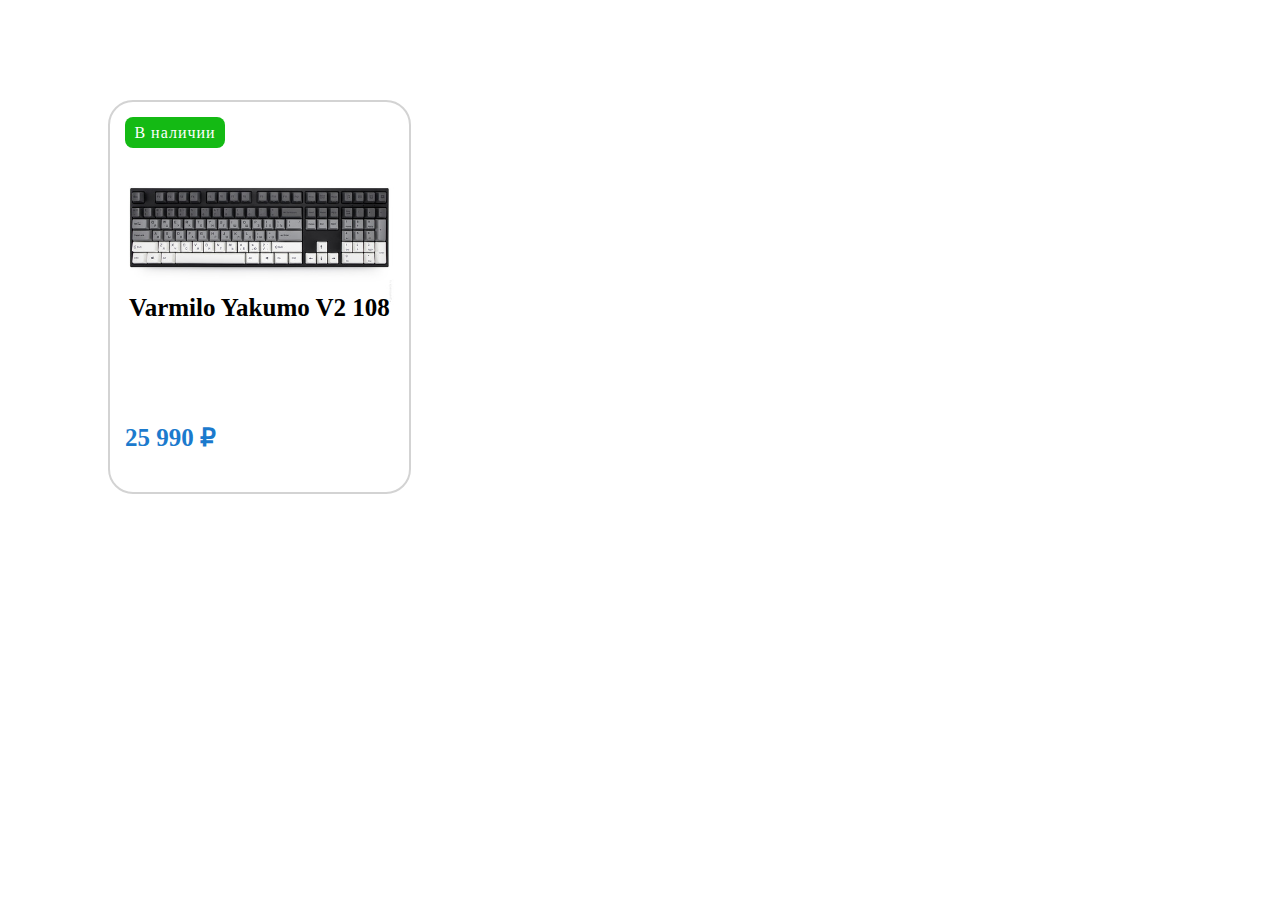
<file: edu/index.html>
<!DOCTYPE html>
<html lang="en">
<head>
    <meta charset="UTF-8">
    <meta http-equiv="X-UA-Compatible" content="IE=edge">
    <meta name="viewport" content="width=device-width, initial-scale=1.0">
    <link rel="stylesheet" href="card-style.css">
    <title>flex</title>
</head>
<body>
    <div class="card">
        <div class="in-stock">
            В наличии
        </div>
        <div class="image">
            <img src="img/Product1.jpg" alt="">
        </div>
        <p class="item-name">Varmilo Yakumo V2 108</p>
        <p class="price">25 990 ₽</p>
    </div>
</body>
</html>
</file>
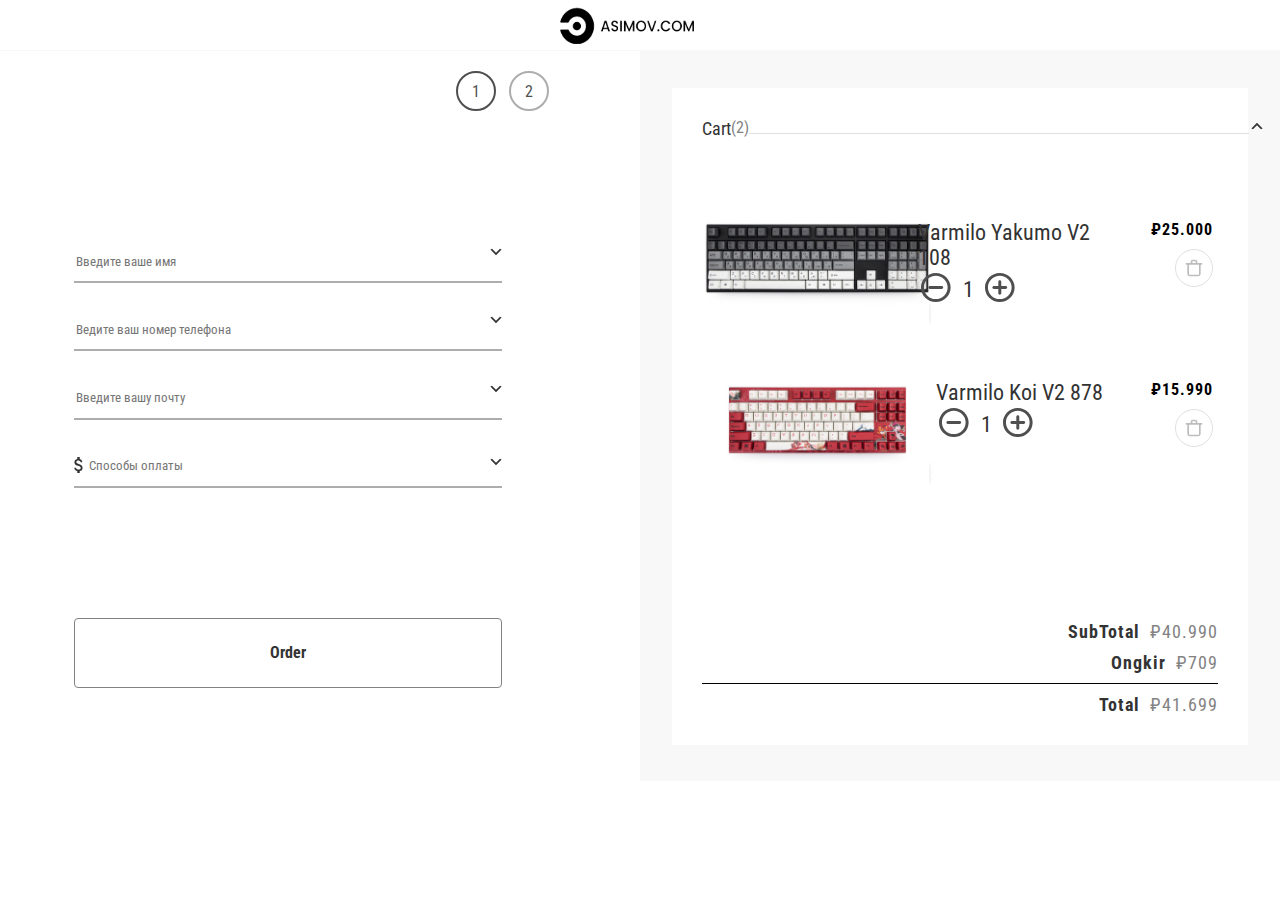
<file: Cart/cart.html>
<!DOCTYPE html>
<html lang="en">
<head>
    <meta charset="UTF-8">
    <meta http-equiv="X-UA-Compatible" content="IE=edge">
    <meta name="viewport" content="width=device-width, initial-scale=1.0">
    <link rel="preconnect" href="https://fonts.googleapis.com">
    <link rel="preconnect" href="https://fonts.gstatic.com" crossorigin>
    <link href="https://fonts.googleapis.com/css2?family=Roboto+Condensed&display=swap" rel="stylesheet">
    <link rel="stylesheet" href="cart-style.css">
    <link rel="stylesheet" href="../Start/style.css">
    <title>Document</title>
</head>
<body>
    <div class="header">
        <div class="logo">
            <img src="img/Logo.svg" alt="" >
        </div>
        <div class="separation">
        </div>
    </div>
    <div class="cart">
        <div class="form">
            <div class="form-description">
                <div class="pages-line">
                    <div class="pages">
                        <div class="page">
                            <p>1</p>
                        </div>
                        <div class="page">
                            <p>2</p>
                        </div>
                    </div>
                </div>
                <div class="form-reg">
                    <div class="form__regestration">
                        <div>
                            <input type="text" placeholder="Введите ваше имя">
                        </div>
                        <div>
                            <img src="img/Vector.svg" alt="" height="8px">
                        </div>
                    </div>
                    <div class="form__regestration">
                        <div>
                            <input type="text" placeholder="Ведите ваш номер телефона">
                        </div>
                        <div>
                            <img src="img/Vector.svg" alt="" height="8px">
                        </div>
                    </div>
                    <div class="form__regestration">
                        <div>
                            <input type="text" placeholder="Введите вашу почту">
                        </div>
                        <div>
                            <img src="img/Vector.svg" alt="" height="8px">
                        </div>
                    </div>
                    <div class="form__regestration">
                        <div class="moneyicon">
                            <img src="img/Vector (1).svg" alt="" height="16px">
                            <input type="text" placeholder="Способы оплаты">
                        </div>
                        <div class="opener">
                            <img src="img/Vector.svg" alt="" height="8px">
                        </div>
                    </div>
                </div>
                <div class="Add">
                    Order
                </div>
            </div>
        </div>
        <div class="cart-item">
            <div class="cart-description">
                <div class="cart-information">
                    <p class="cart-name">Cart</p>
                    <div class="cart-util">
                        <p class="counter">(2)</p>
                        <div class="line1"></div>
                        <div class="cart-opener">
                            <img src="img/dashicons_arrow-down-alt2.svg" alt="">
                        </div>
                    </div>
                </div>
                <div class="cards">
                    <div class="card">
                        <div class="card-img">
                            <img src="img/Cards-img/Product1.jpg" alt="" height="130px">
                        </div>
                        <div class="card-util">
                            <div>
                                <p>Varmilo Yakumo V2 108</p>
                            </div>
                            <div class="card-item-counter">
                                <div>
                                    <img src="img/Cards-img/Icon pack Variants.svg" alt="">
                                </div>
                                <div>
                                    <p>1</p>
                                </div>
                                <div>
                                    <img src="img/Cards-img/Icon pack Variants (1).svg" alt="">
                                </div>
                            </div>
                        </div>
                        <div class="price">
                            <div>
                                <b>₽25.000</b>
                            </div>
                            <div class="bin">
                                <img src="img/Cards-img/Borrar.svg" alt="">
                            </div>
                        </div>
                    </div>
                    <div class="card">
                        <div class="card-img">
                            <img src="img/Cards-img/Product3.jpg" alt="" height="130px">
                        </div>
                        <div class="card-util">
                            <div>
                                <p>Varmilo Koi V2 878</p>
                            </div>
                            <div class="card-item-counter">
                                <div>
                                    <img src="img/Cards-img/Icon pack Variants.svg" alt="">
                                </div>
                                <div>
                                    <p>1</p>
                                </div>
                                <div>
                                    <img src="img/Cards-img/Icon pack Variants (1).svg" alt="">
                                </div>
                            </div>
                        </div>
                        <div class="price">
                            <div>
                                <b>₽15.990</b>
                            </div>
                            <div class="bin">
                                <img src="img/Cards-img/Borrar.svg" alt="">
                            </div>
                    </div>
                </div>
            </div>
            <div class="total-price">
                <div class="price-style">
                    <b>SubTotal</b> 
                    <p>₽40.990</p>
                </div>
                <div class="price-style">
                    <b>Ongkir</b> 
                    <p>₽709</p>
                </div>
                <div class="line2">
                </div>
                <div class="price-style">
                    <b>Total</b> 
                    <p>₽41.699</p>
                </div>
            </div>
        </div>
    </div>
</body>
</html>
</file>
<file: edu/card-style.css>
/* *{
    box-sizing: border-box;
    margin: 0px;
}
body{
    background-color: gray;
} */
.card{
    width: 21vw;
    height: 360px;
    background-color: white;
    border-radius: 25px;
    margin: 100px;
    padding: 15px;
    border: 2px solid rgb(211, 211, 211);

    display: flex;
    flex-direction: column;
    justify-content: space-between;
    align-items: center;
}
.image img{
    width: 100%;
}
.in-stock{
    width: 35%;
    height: 25px;
    padding: 3px;
    border-radius: 8px;
    background-color: rgb(20,186,20);
    color: white;
    display: flex;
    align-items: center;
    justify-content: center;
    text-align: center;
    letter-spacing: 1px;
    font-size: 16px;
    align-self: flex-start;
}
.item-name{
    text-align: center;
    font-weight: 600;
    font-size: 25px;
    position: relative;
    bottom: 45px;
}
.price{
    color: rgb(27, 122, 205);
    font-weight: 600;
    font-size: 25px;
    align-self: flex-start;
}
</file>
<file: Cart/cart-style.css>
*{
    margin: 0px;
    font-family: 'Roboto Condensed', sans-serif;
    box-sizing: border-box;
}
.logo{
    height: 50px;
    display: flex;
    justify-content: center;
    align-items: center;
}
.separation{
    height: 1px;
    background-color: #F8F8F8;
}
.cart{
    display: flex;
}
.form{
    width: 50vw;
    height: 730px;
}
.form-description{
    width: 90%;
    height: 90%;
    padding: 20px;
    display: flex;
    flex-direction: column;
    justify-content: space-between;
}
.pages-line{
    display: flex;
    justify-content: flex-end;
    color: #4F4F4F;
    font-size: 16px;
}
.pages{
    width: 20%;
    display: flex;
    justify-content: space-around;
}
.page{
    width: 40px;
    height: 40px;
    border-radius: 50%;
    border: 2px solid #4F4F4F;
    display: flex;
    justify-content: center;
    align-items: center;
}
.page:nth-child(2){
 border: 2px solid #adadad;
}
.form-reg{
    height: 40%;
    display: flex;
    flex-direction: column;
    align-items: center;
    justify-content: space-between;
}
.form__regestration{
    width: 80%;
    border-bottom: 2px solid #adadad;
    display: flex;
    justify-content: space-between;
}
input[type="text"]{
    width: 300px;
    height: 40px;
    color: #333333;
    border: none;
    outline: none;
    font-weight: 900s;
}
.opener{
    display: inline-block;
    cursor: pointer;
    position: relative;
    top: 5px;
}
.moneyicon img{
    position: relative;
    top: 3px;
}
.Add{
    height: 70px;
    width: 80%;
    border-radius: 4px;
    border: 1px solid #828282;
    display: flex;
    align-items: center;
    justify-content: center;
    align-self: center;
    font-size: 16px;
    font-weight: 700;
    color: #333;

}
.cart-item{
    width: 50vw;
    height: 730px;
    background-color: #F8F8F8;
    display: flex;
    justify-self: end;
    justify-content: center;
    align-items: center;
}
.cart-description{
    width: 90%;
    height: 90%;
    padding: 10px;
    background-color: white;
    padding: 30px;
    display: flex;
    flex-direction: column;
    justify-content: space-between;
}
.cart-information{
    display: flex;
    justify-content: space-between;
}
.cart-name{
    color: #333333;
    font-size: 18px;
}
.cart-util{
    width: 600px;
    display: flex;
    justify-content: space-around;
}
.counter{
    color: #828282;
    font-size: 16px;
}
.line1{
    height: 1px;
    width: 500px;
    background-color: #E0E0E0;  
    position: relative;
    top: 15px;  
}
.card{
    height: 160px;
    display: flex;
    justify-content: space-between;
}
.card-img{
    position: relative;
    bottom: 20px;
}
.card-util{
    padding: 5px;
    position: relative;
    right: 20px;
}
.card-util p{
    color: #333333;
    font-size: 22px;
}
.card-item-counter{
    width: 100px;
    display: flex;
    justify-content: space-between;
    align-items: center;
}
.price{
    height: 100%;
    padding: 5px;
    letter-spacing: 1px;
}
.bin{
    display: flex;
    justify-content: end;
    position: relative;
    top: 10px;
}
.total-price{
    letter-spacing: 1px;
    display: flex;
    flex-direction: column;
    justify-content: space-between;
}
.price-style{
    width: 100%;
    display: flex;
    justify-content: end;
    margin-top:10px;
    
}
.price-style b{
    color: #333333;
    font-size: 18px;
    position: relative;
    right: 10px;
}
.price-style p{
    color: #828282;
    font-size: 18px;
}
.line2{
    width: 100%;
    height: 1px;
    background-color: black;
    margin-top:10px;
}
</file>
<file: Start/style.css>
*{
    margin: 0px;
    font-family: 'Roboto Condensed', sans-serif;
}
.copyright{
    background-color: black;
    font-size: 16px;
    color: #b3b3b3;
    height: 50px;
    display: flex;
    justify-content: center;
    align-items: center;
}
.advantages{
    height: 50px;
    display: flex;
    justify-content: space-around;
    align-items: center;
}
.advantages div{
    width: 25vw;
    color: #333333;
    font-size: 13px;
    text-align: center;
}
.navigation{
    height: 70px;
    display: flex;
    justify-content: space-around;
    align-items: center;
}
.pictures img{
    width: 100%;
    margin-bottom: -10px;
}
.regestration{
    height: 164px;
    display: flex;
    justify-content: space-around;
    align-items: center;
    padding-left: 50px;
    padding-right: 50px;
}
.nav-links{
    width: 13vw;
    display: flex;
    justify-content: space-around;
}
.email__regestration{
    width: 30vw;
    color: #333333;
    font-size: 16px;
    border-bottom: 2px solid #333333;
}
input[type="email"]{
    width: 26vw;
    color: #333333;
    border: none;
    outline: none;
    font-weight: 700;
    padding: 3px;
}
.email__regestration img{
    display: inline-block;
    position: relative;
    left: 37px ;
    cursor: pointer;
}
.line{
    height: 50px;
    width: 2px;
    background-color: #BDBDBD;
}
.regestration p{
    font-size: 17px;
    color: #333333;
}
.information{
    height: 300px;
    display: flex;
    align-items: flex-start;
    justify-content: space-around;

}
.information__logo img{
    position: relative;
    left: -10px;
}
.information_block1{
    display: flex;
    align-items: center;
    flex-direction: column;
    align-self: center;
    transform: scale(0.7,0.7);
    position: relative;
    bottom:30px;
}
.block1_pictures{
    width: 90%;
    display: flex;
    justify-content: space-around;
    margin-top: 20px;
}
.block2_title{
    font-size: 16px;
    color: #333333;
    text-align: center;
    padding-bottom: 10px;
    font-weight: 700;
}
.string{
    font-size: 14px;
    color:  grey;
    line-height: 40px;
}
.footer_centerblock{
    width: 30vw;
    display: flex;
    justify-content: center;
    align-items: center;
}
.footer_centerblock div{
    display: flex;
    justify-content: center;
    align-items: center;
}
</file>
